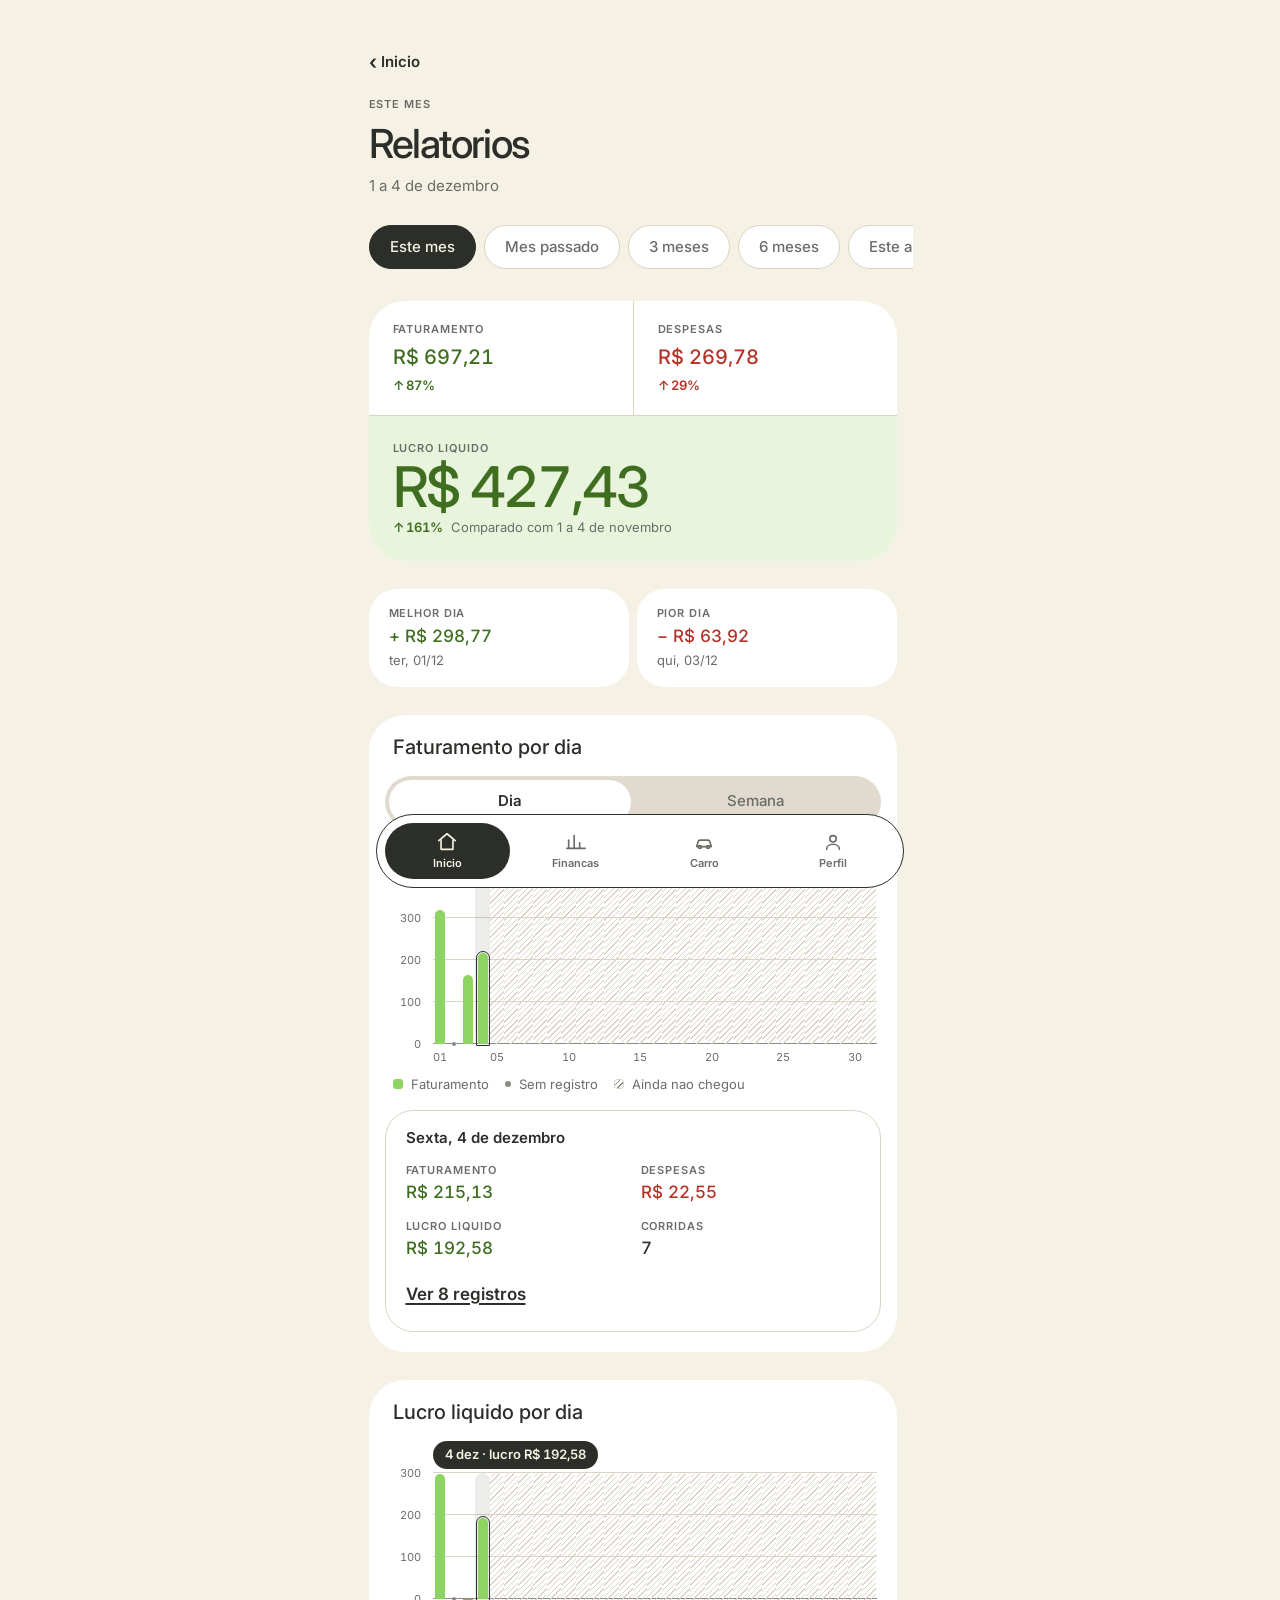
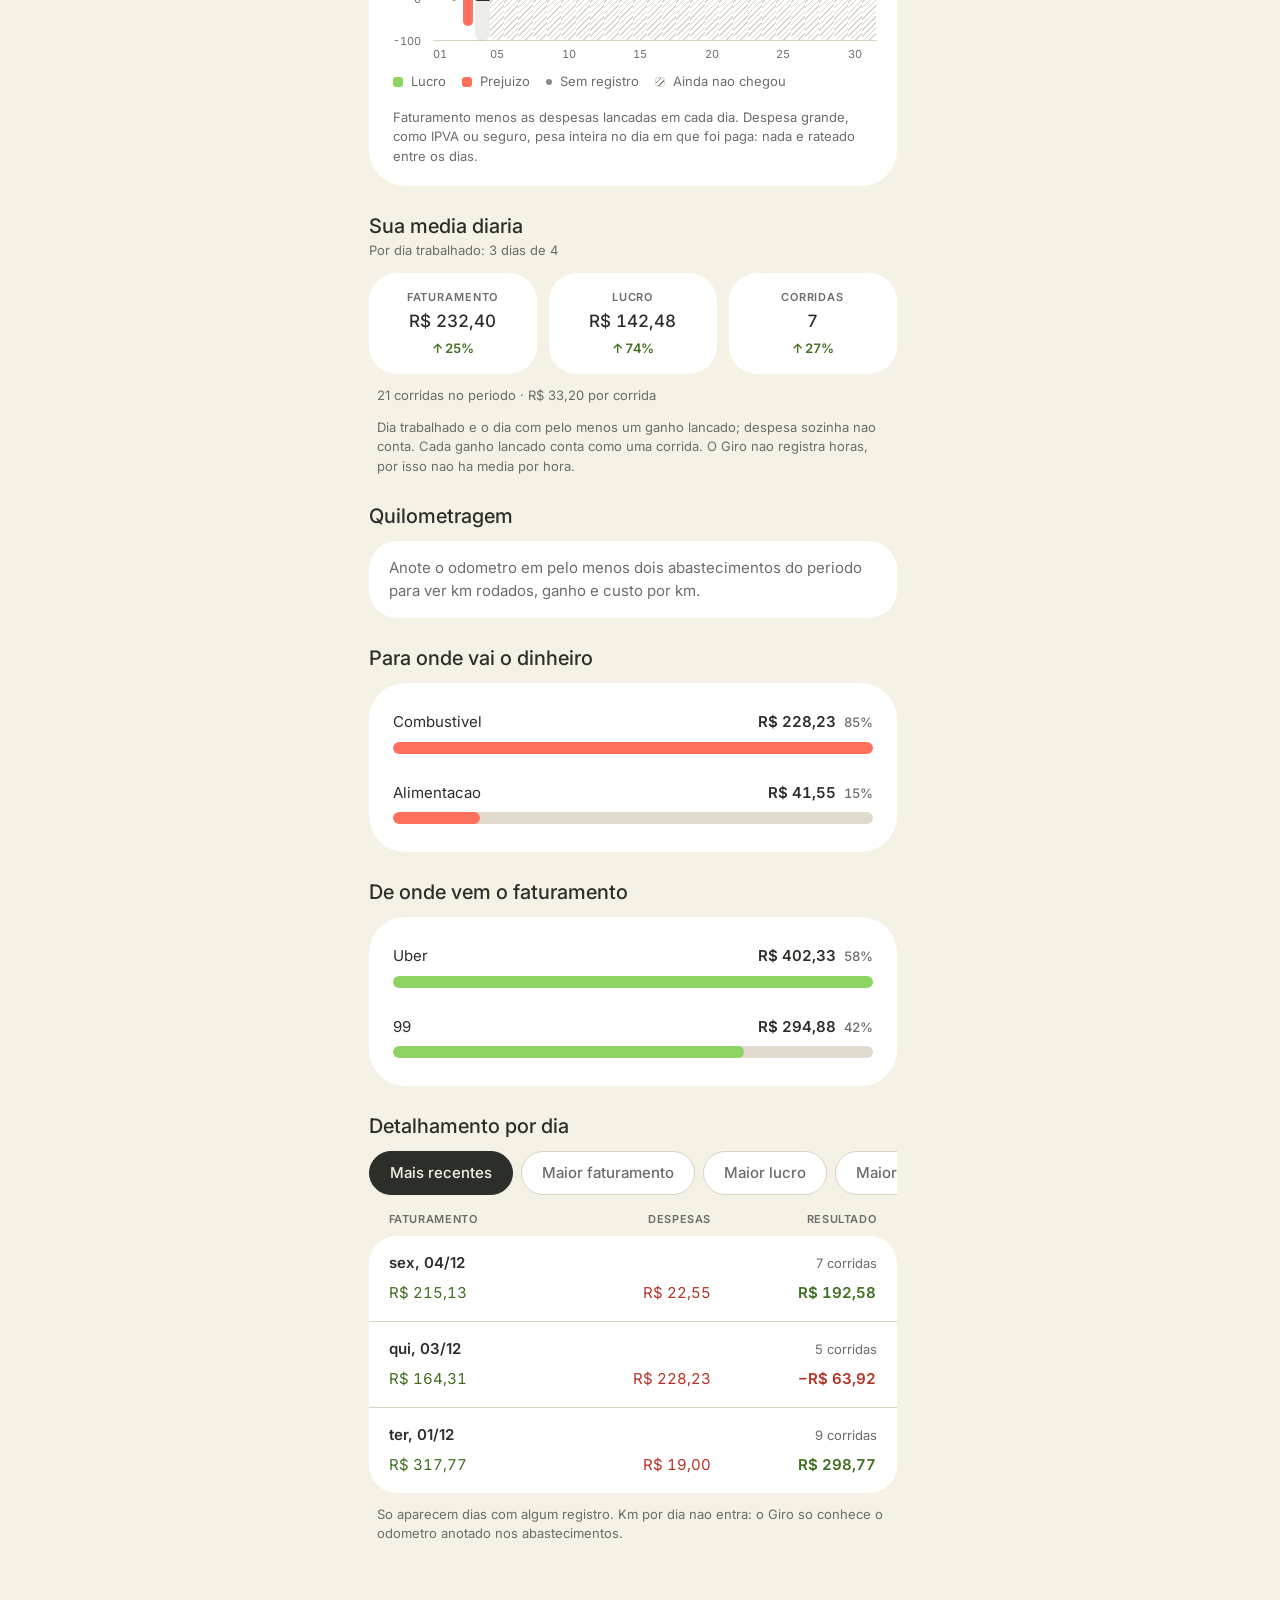
<file: testes/previa.html>
<!DOCTYPE html>
<html lang="pt-BR">
<head>
  <meta charset="utf-8">
  <meta name="viewport" content="width=device-width, initial-scale=1, viewport-fit=cover">
  <meta name="color-scheme" content="light dark">
  <title>Giro - previa dos Relatorios</title>

  <!--
    Previa da tela de Relatorios com dados de exemplo, sem login.

      python -m http.server 8765        (na pasta do projeto)
      http://localhost:8765/testes/previa.html
      ...?tema=escuro  ...?cenario=vazio|erro|um-dia|so-despesa|offline|lento

    O import map troca /src/dados.js por testes/dados-de-exemplo.js; todo
    o resto -- tela, graficos, contas e CSS -- e o codigo real do app.
    Fica fora do deploy (ver .vercelignore).
  -->

  <link rel="preconnect" href="https://fonts.googleapis.com">
  <link rel="preconnect" href="https://fonts.gstatic.com" crossorigin>
  <link rel="stylesheet"
        href="https://fonts.googleapis.com/css2?family=Inter:wght@400;500;600&display=swap">

  <script>
    var tema = new URLSearchParams(location.search).get('tema');
    if (tema) document.documentElement.setAttribute('data-tema', tema);
  </script>

  <link rel="stylesheet" href="/src/styles/tokens.css">
  <link rel="stylesheet" href="/src/styles/app.css">
  <link rel="stylesheet" href="/src/styles/componentes.css">

  <script type="importmap">
  {
    "imports": {
      "/src/dados.js": "/testes/dados-de-exemplo.js"
    }
  }
  </script>
</head>
<body>
  <div id="raiz">
    <div id="tela"></div>
    <!-- Copia estatica da barra de abas do router.js, so para conferir o visual. -->
    <nav class="abas" aria-label="Navegacao principal">
      <button type="button" class="aba" aria-current="true">
        <svg viewBox="0 0 24 24" fill="none" stroke="currentColor" stroke-width="1.8"
             stroke-linecap="round" stroke-linejoin="round" aria-hidden="true">
          <path d="M3 10.5 12 3l9 7.5"/><path d="M5.5 9.5V20h13V9.5"/></svg>
        <span>Inicio</span>
      </button>
      <button type="button" class="aba" aria-current="false">
        <svg viewBox="0 0 24 24" fill="none" stroke="currentColor" stroke-width="1.8"
             stroke-linecap="round" stroke-linejoin="round" aria-hidden="true">
          <path d="M4 19V10"/><path d="M10 19V5"/><path d="M16 19v-6"/><path d="M22 19H2"/></svg>
        <span>Financas</span>
      </button>
      <button type="button" class="aba" aria-current="false">
        <svg viewBox="0 0 24 24" fill="none" stroke="currentColor" stroke-width="1.8"
             stroke-linecap="round" stroke-linejoin="round" aria-hidden="true">
          <path d="M5 17h14M4 17l1.6-5.2A2 2 0 0 1 7.5 10h9a2 2 0 0 1 1.9 1.8L20 17"/>
          <circle cx="7.5" cy="17.5" r="1.6"/><circle cx="16.5" cy="17.5" r="1.6"/></svg>
        <span>Carro</span>
      </button>
      <button type="button" class="aba" aria-current="false">
        <svg viewBox="0 0 24 24" fill="none" stroke="currentColor" stroke-width="1.8"
             stroke-linecap="round" stroke-linejoin="round" aria-hidden="true">
          <circle cx="12" cy="8.5" r="3.5"/><path d="M5 20c0-3.3 3.1-5.5 7-5.5s7 2.2 7 5.5"/></svg>
        <span>Perfil</span>
      </button>
    </nav>
  </div>

  <script type="module">
    import { telaRelatorios } from '/src/telas/relatorios.js';
    telaRelatorios(document.querySelector('#tela'), {
      ir: (destino) => console.log('[previa] ir para', destino),
    });
  </script>
</body>
</html>
</file>
<file: src/styles/tokens.css>
/* =====================================================================
   Giro - identidade visual
   Linguagem MindMarket: papel creme, tipo grande, raios generosos,
   nenhuma sombra. Cor com parcimonia.

   Um unico lugar para cor, espaco, tipografia e raio. Nenhum valor
   bruto (#hex, px solto) deve aparecer fora deste arquivo.
   ===================================================================== */

:root {
  /* --- Papel -------------------------------------------------------
     O canvas e creme, nunca branco. O branco e a superficie elevada:
     a diferenca de tom entre os dois e o que cria profundidade neste
     sistema, no lugar de sombra. */
  --papel:       #f5f1e4;   /* canvas da pagina */
  --papel-alto:  #ffffff;   /* cards, barra de abas, campos */
  --papel-fundo: #e0dbce;   /* superficie recuada */

  /* --- Tinta -------------------------------------------------------
     Quase-preto quente. Le mais macio que #000 sobre creme, e e o que
     a referencia usa para texto, icones e bordas. */
  --ink:   #2c2e2a;
  --ink-2: #6b6d69;   /* secundario. O #80827f da referencia da 3,43
                         sobre creme e reprova em texto pequeno; este
                         da 4,63 e passa. */
  --ink-3: #8a8b85;   /* placeholder e decoracao. Nunca texto que
                         precise ser lido. Escolhido pelo minimo de 3,0
                         sobre branco -- #9a9b96 dava 2,80 e reprovava. */

  --linha:       #2c2e2a;   /* borda estrutural: nav, chips, botao fantasma */
  --linha-suave: #d9d4c5;   /* divisoria interna de lista */

  /* --- Semantica financeira ----------------------------------------
     Aqui esta a unica divergencia grande da referencia, que trata
     verde/coral/amarelo como enfeite de ilustracao. Um app de dinheiro
     nao tem esse luxo: verde tem que significar entrou, vermelho saiu.

     Cada cor vem em duas formas, porque os tons vivos da referencia
     nao servem como texto:
       --x        tom escurecido, para TEXTO (>=4,5 sobre papel e card)
       --x-fill   tom vivo original, para PREENCHIMENTO
     Sobre qualquer -fill o texto e --ink, nunca branco: branco sobre
     o verde da 1,79 e sobre o coral da 2,72. */
  --entrada:      #3f6e20;
  --entrada-fill: #8ed462;
  --entrada-bg:   #e9f4dc;

  --saida:        #b53326;
  --saida-fill:   #ff705d;
  --saida-bg:     #fdeae6;

  --alerta:       #8a6410;
  --alerta-fill:  #f5e211;
  --alerta-bg:    #fdf6d9;

  --info-fill:    #2ba0ff;   /* so decorativo, como na referencia */

  /* Texto que vai sobre um -fill. Muda no tema escuro. */
  --sobre-fill: #2c2e2a;

  /* Veu atras de folha e confirmacao. Token proprio porque nao da para
     derivar de --ink: no tema escuro a tinta e clara, e o veu sairia
     branco em vez de escurecer o fundo. */
  --veu: rgb(44 46 42 / 0.55);

  /* --- Tipografia ---------------------------------------------------
     Inter em toda a escala, de 11px a 56px -- a referencia e explicita
     em nao misturar familias. O carater vem do tamanho e do tracking
     negativo, nao de uma segunda fonte.

     A referencia chega a 140px. Isso e desktop editorial; numa tela de
     390px nao cabe. O espirito (tipo grande e confiante) fica, a
     medida e reescalada. */
  --fonte: 'Inter', -apple-system, BlinkMacSystemFont, 'Segoe UI', Roboto,
           'Helvetica Neue', Arial, sans-serif;

  --t-micro: 0.6875rem;  /* 11px - selos */
  --t-xs:    0.8125rem;  /* 13px - detalhe de lista */
  --t-sm:    0.9375rem;  /* 15px - body-sm da referencia */
  --t-base:  1.0625rem;  /* 17px - corpo */
  --t-lg:    1.25rem;    /* 20px - subheading */
  --t-xl:    1.875rem;   /* 30px - heading-sm */
  --t-2xl:   2.5rem;     /* 40px - titulo de tela */
  --t-3xl:   3.5rem;     /* 56px - o numero do "Sobrou" */

  --peso-normal: 400;
  --peso-medio:  500;
  --peso-forte:  600;

  /* Tracking: aperta conforme o tipo cresce, como na referencia. */
  --tr-xl:  -0.02em;
  --tr-2xl: -0.04em;
  --tr-3xl: -0.05em;

  --lh-justo:  0.95;   /* display */
  --lh-corpo:  1.5;

  /* --- Espaco (multiplos de 4px) ------------------------------------ */
  --e-1: 0.25rem;
  --e-2: 0.5rem;
  --e-3: 0.75rem;
  --e-4: 1rem;
  --e-5: 1.25rem;
  --e-6: 1.5rem;
  --e-7: 1.75rem;
  --e-8: 2rem;
  --e-10: 2.5rem;
  --e-12: 3rem;

  /* Respiro entre secoes. A referencia usa 80-120px no desktop; no
     celular isso empurraria tudo para fora da tela. 28px da o ar sem
     custar uma rolagem inteira. */
  --respiro: var(--e-7);

  /* --- Raio ---------------------------------------------------------
     A referencia pede 50px em cards. Os dela tem 600-700px de largura;
     um card de 100px de altura com 50px de raio vira um estadio e come
     o conteudo. Entao: pilula total onde a altura permite, raio grande
     porem contido nos cards. Nada abaixo de 10px. */
  --r-pill:  999px;   /* botoes, chips, selos, barra de abas */
  --r-card:  36px;    /* placar, cards grandes, folha */
  --r-media: 28px;    /* listas, cartoes de checklist */
  --r-campo: 20px;    /* campos de formulario */
  --r-min:   10px;    /* micro-elementos */

  /* --- Medidas de layout --------------------------------------------
     --toque e o alvo minimo de dedo. 52px porque o app e usado com o
     carro parado mas com pressa, as vezes sem olhar direito. */
  --toque:   52px;
  --barra:   66px;
  --largura: 560px;
  --gutter:  var(--e-4);

  --transicao: 160ms cubic-bezier(0.4, 0, 0.2, 1);
}

/* =====================================================================
   Papel noturno

   A referencia e light-only e nao cobre isto -- a variante e derivada.
   Existe porque motorista de aplicativo trabalha de madrugada, e uma
   tela creme brilhante as 23h dentro do carro machuca a vista.

   Nao e o mesmo sistema invertido: e papel queimado, marrom-escuro
   quente, para nao perder a sensacao de impresso. E aqui os tons VIVOS
   da referencia viram texto -- o mesmo #8ed462 que preenche botao no
   claro da 9,72 de contraste sobre o papel escuro.
   ===================================================================== */

@media (prefers-color-scheme: dark) {
  :root:not([data-tema="claro"]) {
    --papel:       #1c1a16;
    --papel-alto:  #272420;
    --papel-fundo: #322e28;

    --ink:   #f0ece0;
    --ink-2: #b0aaa0;
    --ink-3: #85807a;

    --linha:       #7a7064;
    --linha-suave: #3b3630;

    --entrada:      #8ed462;
    --entrada-fill: #8ed462;
    --entrada-bg:   #24301a;

    --saida:        #ff8f80;
    --saida-fill:   #ff705d;
    --saida-bg:     #33201c;

    --alerta:       #f5d76e;
    --alerta-fill:  #f5e211;
    --alerta-bg:    #302a14;

    --sobre-fill: #1c1a16;
    --veu: rgb(8 7 5 / 0.72);
  }
}

:root[data-tema="escuro"] {
  --papel:       #1c1a16;
  --papel-alto:  #272420;
  --papel-fundo: #322e28;

  --ink:   #f0ece0;
  --ink-2: #b0aaa0;
  --ink-3: #85807a;

  --linha:       #7a7064;
  --linha-suave: #3b3630;

  --entrada:      #8ed462;
  --entrada-fill: #8ed462;
  --entrada-bg:   #24301a;

  --saida:        #ff8f80;
  --saida-fill:   #ff705d;
  --saida-bg:     #33201c;

  --alerta:       #f5d76e;
  --alerta-fill:  #f5e211;
  --alerta-bg:    #302a14;

  --sobre-fill: #1c1a16;
  --veu: rgb(8 7 5 / 0.72);
}
</file>
<file: src/styles/app.css>
/* =====================================================================
   Giro - base e componentes de formulario
   ===================================================================== */

*, *::before, *::after { box-sizing: border-box; }

* { margin: 0; }

html {
  -webkit-text-size-adjust: 100%;
  /* Evita o "pulo" de layout quando uma tela tem scroll e outra nao. */
  scrollbar-gutter: stable;
}

body {
  font-family: var(--fonte);
  font-size: var(--t-base);
  font-weight: var(--peso-normal);
  line-height: var(--lh-corpo);
  color: var(--ink);
  background: var(--papel);
  min-height: 100dvh;
  -webkit-font-smoothing: antialiased;
  /* O app usa gestos proprios; o "puxar para atualizar" do navegador
     atrapalharia a rolagem das listas. */
  overscroll-behavior-y: none;
}

input, button, textarea, select { font: inherit; color: inherit; }
button { cursor: pointer; }

/* Numeros de dinheiro alinhados coluna a coluna. */
.num { font-variant-numeric: tabular-nums; }

/* Visivel so para leitor de tela. */
.sr {
  position: absolute; width: 1px; height: 1px;
  padding: 0; margin: -1px; overflow: hidden;
  clip-path: inset(50%); white-space: nowrap;
}

/* Foco: sempre visivel, nunca removido. Acessibilidade nao e opcional.
   Sem cor de marca no sistema, o anel e a propria tinta -- 12:1 sobre
   o papel, mais visivel que qualquer acento cromatico seria. */
:focus-visible {
  outline: 2px solid var(--ink);
  outline-offset: 2px;
  border-radius: var(--r-min);
}

@media (prefers-reduced-motion: reduce) {
  *, *::before, *::after {
    animation-duration: 0.01ms !important;
    transition-duration: 0.01ms !important;
  }
}


/* ---------------------------------------------------------------------
   Layout
   --------------------------------------------------------------------- */

.app {
  max-width: var(--largura);
  margin-inline: auto;
  padding-inline: var(--gutter);
  /* Espaco para a barra de abas flutuante + area segura do iPhone. */
  padding-bottom: calc(var(--barra) + env(safe-area-inset-bottom) + var(--e-10));
}

/* O respiro maior entre blocos e o que da o ar editorial da referencia.
   No desktop ela usa 80-120px; aqui 28px, que arejam sem custar uma
   rolagem inteira de tela. */
.pilha       { display: grid; gap: var(--respiro); }
.pilha-sm    { display: grid; gap: var(--e-3); }
.linha       { display: flex; align-items: center; gap: var(--e-3); }
.linha-entre { display: flex; align-items: center; justify-content: space-between; gap: var(--e-3); }


/* ---------------------------------------------------------------------
   Tipografia
   --------------------------------------------------------------------- */

h1 {
  font-size: var(--t-2xl);
  font-weight: var(--peso-medio);
  letter-spacing: var(--tr-2xl);
  line-height: var(--lh-justo);
}

h2 {
  font-size: var(--t-lg);
  font-weight: var(--peso-medio);
  line-height: 1.25;
}

h3 { font-size: var(--t-base); font-weight: var(--peso-forte); }

.rotulo {
  font-size: var(--t-micro);
  font-weight: var(--peso-forte);
  text-transform: uppercase;
  letter-spacing: 0.08em;
  color: var(--ink-2);
}

.apoio { font-size: var(--t-sm); color: var(--ink-2); }

code {
  font-family: ui-monospace, 'SF Mono', Menlo, Consolas, monospace;
  font-size: 0.9em;
  padding: 0.1em 0.35em;
  background: var(--papel-fundo);
  border-radius: var(--r-min);
}


/* ---------------------------------------------------------------------
   Botoes

   A referencia nao tem cor de CTA: os botoes dela sao pilulas claras com
   texto escuro. Num app cheio de formularios isso deixaria "salvar"
   indistinguivel de "cancelar", entao o botao principal usa o
   tratamento neutro mais forte que existe no sistema -- tinta cheia.
   Continua sem cor cromatica, e ganha a hierarquia que o app precisa.
   --------------------------------------------------------------------- */

.btn {
  display: inline-flex;
  align-items: center;
  justify-content: center;
  gap: var(--e-2);
  min-height: var(--toque);
  padding: 0 var(--e-6);
  border: 1.5px solid transparent;
  border-radius: var(--r-pill);
  font-size: var(--t-sm);
  font-weight: var(--peso-medio);
  text-decoration: none;
  transition: background var(--transicao), border-color var(--transicao),
              transform var(--transicao), opacity var(--transicao);
}

.btn:active:not(:disabled) { transform: scale(0.97); }

.btn:disabled {
  opacity: 0.45;
  cursor: not-allowed;
}

.btn-principal {
  background: var(--ink);
  color: var(--papel);
}
.btn-principal:hover:not(:disabled) { opacity: 0.88; }

.btn-secundario {
  background: var(--papel-alto);
  border-color: var(--linha);
  color: var(--ink);
}
.btn-secundario:hover:not(:disabled) { background: var(--papel-fundo); }

.btn-texto {
  background: none;
  /* Sem isto fica a borda padrao do <button>: um retangulo cinza em
     volta de algo que deveria parecer link. */
  border: none;
  color: var(--ink);
  min-height: auto;
  padding: var(--e-2);
  font-weight: var(--peso-forte);
  /* A referencia da a afordancia de link por sublinhado, nao por cor. */
  text-decoration: underline;
  text-decoration-thickness: 1.5px;
  text-underline-offset: 3px;
}
.btn-texto:hover:not(:disabled) { color: var(--ink-2); }

.btn-bloco { width: 100%; }


/* ---------------------------------------------------------------------
   Formularios
   --------------------------------------------------------------------- */

.campo { display: grid; gap: var(--e-2); }

.campo > label {
  font-size: var(--t-sm);
  font-weight: var(--peso-forte);
  color: var(--ink);
}

.entrada {
  width: 100%;
  min-height: var(--toque);
  padding: var(--e-3) var(--e-5);
  background: var(--papel-alto);
  border: 1.5px solid var(--linha-suave);
  border-radius: var(--r-campo);
  /* 17px tambem impede o zoom automatico do Safari ao focar um campo. */
  font-size: var(--t-base);
  transition: border-color var(--transicao), box-shadow var(--transicao);
}

.entrada::placeholder { color: var(--ink-3); }

.entrada:focus {
  outline: none;
  border-color: var(--ink);
  box-shadow: 0 0 0 3px color-mix(in srgb, var(--ink) 14%, transparent);
}

.entrada[aria-invalid="true"] { border-color: var(--saida); }

.erro-campo {
  font-size: var(--t-sm);
  color: var(--saida);
}


/* ---------------------------------------------------------------------
   Cartao

   Branco sobre creme, sem sombra e sem borda. A diferenca de tom entre
   as duas superficies e o que marca a elevacao -- e assim que a
   referencia resolve profundidade, e o resultado parece impresso em vez
   de flutuando.
   --------------------------------------------------------------------- */

.cartao {
  background: var(--papel-alto);
  border-radius: var(--r-card);
  padding: var(--e-6);
}


/* ---------------------------------------------------------------------
   Tela de autenticacao
   --------------------------------------------------------------------- */

.auth {
  min-height: 100dvh;
  display: grid;
  place-items: center;
  padding: var(--e-6) var(--gutter);
}

.auth-caixa {
  width: 100%;
  max-width: 420px;
  display: grid;
  gap: var(--e-8);
}

.auth-marca {
  display: grid;
  gap: var(--e-3);
  justify-items: center;
  text-align: center;
}

/* Repete o icone do app, nas mesmas cores: tinta de fundo, simbolo
   verde. E o unico lugar onde o verde aparece sem significar dinheiro,
   e nao ha nenhum valor financeiro nesta tela para confundir. */
.auth-logo {
  width: 76px;
  height: 76px;
  display: grid;
  place-items: center;
  background: var(--ink);
  color: var(--entrada-fill);
  border-radius: var(--r-card);
}
.auth-logo svg { width: 46px; height: 46px; }

.auth-troca {
  text-align: center;
  font-size: var(--t-sm);
  color: var(--ink-2);
}


/* ---------------------------------------------------------------------
   Avisos (erro, sucesso, informacao)
   --------------------------------------------------------------------- */

.aviso {
  display: flex;
  gap: var(--e-3);
  padding: var(--e-4) var(--e-5);
  border-radius: var(--r-media);
  font-size: var(--t-sm);
  line-height: 1.45;
}

.aviso-erro    { background: var(--saida-bg);   color: var(--saida);   }
.aviso-ok      { background: var(--entrada-bg); color: var(--entrada); }
.aviso-atencao { background: var(--alerta-bg);  color: var(--alerta);  }


/* ---------------------------------------------------------------------
   Toast - confirmacao curta apos salvar
   --------------------------------------------------------------------- */

.toast-area {
  position: fixed;
  left: 50%;
  bottom: calc(var(--barra) + env(safe-area-inset-bottom) + var(--e-5));
  transform: translateX(-50%);
  display: grid;
  gap: var(--e-2);
  width: min(calc(100% - var(--e-8)), 420px);
  z-index: 60;
  pointer-events: none;
}

.toast {
  display: flex;
  align-items: center;
  gap: var(--e-3);
  padding: var(--e-4) var(--e-5);
  border-radius: var(--r-pill);
  background: var(--ink);
  color: var(--papel);
  font-size: var(--t-sm);
  font-weight: var(--peso-medio);
  animation: sobe 200ms cubic-bezier(0.2, 0, 0, 1);
}

/* Texto escuro sobre os tons vivos: branco sobre o verde da 1,79 e
   sobre o coral da 2,72, ambos ilegiveis. */
.toast-ok  { background: var(--entrada-fill); color: var(--sobre-fill); }
.toast-err { background: var(--saida-fill);   color: var(--sobre-fill); }

@keyframes sobe {
  from { opacity: 0; transform: translateY(12px); }
  to   { opacity: 1; transform: translateY(0); }
}


/* ---------------------------------------------------------------------
   Carregando
   --------------------------------------------------------------------- */

.girando {
  width: 18px;
  height: 18px;
  border: 2px solid currentColor;
  border-top-color: transparent;
  border-radius: 50%;
  animation: gira 700ms linear infinite;
}

@keyframes gira { to { transform: rotate(360deg); } }

.tela-carregando {
  min-height: 100dvh;
  display: grid;
  place-items: center;
  color: var(--ink-3);
}


/* ---------------------------------------------------------------------
   Estado vazio
   --------------------------------------------------------------------- */

.vazio {
  display: grid;
  gap: var(--e-4);
  justify-items: center;
  text-align: center;
  padding: var(--e-10) var(--e-5);
  color: var(--ink-2);
}

.vazio strong { color: var(--ink); font-weight: var(--peso-medio); }

/* Formas geometricas planas, no espirito paper-cut da referencia, sem
   inventar um acervo de personagens que um app de registro rapido nao
   usaria. */
.vazio-arte {
  width: 96px;
  height: 96px;
}
</file>
<file: src/styles/componentes.css>
/* =====================================================================
   Giro - componentes do app
   (tokens.css define as variaveis; app.css tem base e formularios)

   Duas regras que valem para o arquivo inteiro:
   1. Nenhuma sombra. Elevacao e creme -> branco, como na referencia.
   2. Sobre qualquer -fill, o texto e --sobre-fill. Branco sobre o verde
      da 1,79 de contraste e sobre o coral da 2,72.
   ===================================================================== */

.cabecalho { padding-top: var(--e-8); }

.dupla {
  display: grid;
  grid-template-columns: 1fr 1fr;
  gap: var(--e-3);
}

/* --- Cores semanticas de valor --------------------------------------
   pos/neg em vez de entrada/saida para nao colidir com .entrada, que e
   a classe dos campos de formulario. */
.pos { color: var(--entrada); }
.neg { color: var(--saida); }


/* ---------------------------------------------------------------------
   Chips (filtro de periodo, escolha de categoria)
   --------------------------------------------------------------------- */

.chips {
  display: flex;
  gap: var(--e-2);
  overflow-x: auto;
  padding-bottom: var(--e-1);
  scrollbar-width: none;
  -webkit-overflow-scrolling: touch;
}
.chips::-webkit-scrollbar { display: none; }

.chip {
  flex: 0 0 auto;
  min-height: 44px;
  padding: 0 var(--e-5);
  background: var(--papel-alto);
  border: 1.5px solid var(--linha-suave);
  border-radius: var(--r-pill);
  font-size: var(--t-sm);
  font-weight: var(--peso-medio);
  color: var(--ink-2);
  white-space: nowrap;
  transition: background var(--transicao), border-color var(--transicao),
              color var(--transicao);
}

/* Selecionado vira tinta cheia. Sem cor de marca no sistema, a
   inversao de tom e o sinal mais forte disponivel -- e o mais legivel. */
.chip[aria-pressed="true"],
.chip[aria-checked="true"] {
  background: var(--ink);
  border-color: var(--ink);
  color: var(--papel);
}

/* Sangra ate a borda da tela para o ultimo chip nao parecer cortado. */
.chips-filtro {
  margin-inline: calc(var(--gutter) * -1);
  padding-inline: var(--gutter);
}


/* ---------------------------------------------------------------------
   Segmento (Tudo / Entradas / Saidas)
   --------------------------------------------------------------------- */

.segmento {
  display: grid;
  grid-auto-flow: column;
  grid-auto-columns: 1fr;
  gap: var(--e-1);
  padding: var(--e-1);
  background: var(--papel-fundo);
  border-radius: var(--r-pill);
}

.segmento button {
  min-height: 44px;
  border: none;
  border-radius: var(--r-pill);
  background: none;
  font-size: var(--t-sm);
  font-weight: var(--peso-medio);
  color: var(--ink-2);
  transition: background var(--transicao), color var(--transicao);
}

.segmento button[aria-selected="true"],
.segmento button[aria-checked="true"] {
  background: var(--papel-alto);
  color: var(--ink);
  font-weight: var(--peso-forte);
}


/* ---------------------------------------------------------------------
   Placar - o numero que o motorista abre o app para ver
   --------------------------------------------------------------------- */

.placar {
  background: var(--papel-alto);
  border-radius: var(--r-card);
  overflow: hidden;
}

.placar-topo {
  display: grid;
  grid-template-columns: 1fr 1fr;
}

.placar-lado {
  display: grid;
  align-content: start;   /* o lado com menos linhas nao desce para o meio */
  gap: var(--e-1);
  padding: var(--e-5) var(--e-6);
}
.placar-lado + .placar-lado { border-left: 1.5px solid var(--linha-suave); }

.placar-valor {
  font-size: var(--t-lg);
  font-weight: var(--peso-medio);
}

.placar-fundo {
  display: grid;
  gap: var(--e-1);
  padding: var(--e-6);
  border-top: 1.5px solid var(--linha-suave);
}
.placar-fundo.positivo { background: var(--entrada-bg); }
.placar-fundo.negativo { background: var(--saida-bg); }

/* O maior tipo do app, em 56px. E a resposta da pergunta que trouxe a
   pessoa a abrir o aplicativo, e a referencia constroi a autoridade
   dela justamente na escala do tipo. */
.placar-liquido {
  font-size: var(--t-3xl);
  font-weight: var(--peso-medio);
  letter-spacing: var(--tr-3xl);
  line-height: var(--lh-justo);
}
.placar-fundo.positivo .placar-liquido { color: var(--entrada); }
.placar-fundo.negativo .placar-liquido { color: var(--saida); }


/* ---------------------------------------------------------------------
   Metricas secundarias
   --------------------------------------------------------------------- */

.metricas {
  display: grid;
  grid-template-columns: repeat(3, 1fr);
  gap: var(--e-2);
}

.metrica {
  display: grid;
  gap: var(--e-1);
  padding: var(--e-4) var(--e-2);
  background: var(--papel-alto);
  border-radius: var(--r-media);
  text-align: center;
}
.metrica strong {
  font-size: var(--t-base);
  font-weight: var(--peso-medio);
}


/* ---------------------------------------------------------------------
   Acoes rapidas
   --------------------------------------------------------------------- */

.acoes {
  display: grid;
  grid-auto-flow: column;
  grid-auto-columns: 1fr;
  gap: var(--e-3);
}

.acao { min-height: 58px; }
.acao-sinal { font-size: var(--t-lg); font-weight: var(--peso-forte); }

/* Com tres botoes o texto encolhe, mas a altura de toque se mantem. */
.acoes-tres .acao {
  font-size: var(--t-xs);
  padding-inline: var(--e-2);
}

.btn-entrada { background: var(--entrada-fill); color: var(--sobre-fill); }
.btn-entrada:hover:not(:disabled) { filter: brightness(0.95); }

.btn-saida { background: var(--saida-fill); color: var(--sobre-fill); }
.btn-saida:hover:not(:disabled) { filter: brightness(0.95); }

.btn-perigo { background: var(--saida-fill); color: var(--sobre-fill); }
.btn-perigo:hover:not(:disabled) { filter: brightness(0.95); }

.btn-texto-perigo { color: var(--saida); width: 100%; }


/* ---------------------------------------------------------------------
   Listas de lancamento
   --------------------------------------------------------------------- */

.lista {
  list-style: none;
  padding: 0;
  display: grid;
  background: var(--papel-alto);
  border-radius: var(--r-media);
  overflow: hidden;
}

.lista-item {
  display: flex;
  align-items: center;
  gap: var(--e-4);
  width: 100%;
  padding: var(--e-4) var(--e-5);
  min-height: var(--toque);
  background: var(--papel-alto);
  text-align: left;
}

/* Divisoria so entre itens: sem sobra na primeira e na ultima linha. */
.lista > li + li .lista-item,
.lista > .lista-item + .lista-item { border-top: 1.5px solid var(--linha-suave); }

.lista-item-toque {
  border: none;
  transition: background var(--transicao);
}
.lista-item-toque:hover { background: var(--papel-fundo); }
.lista-item-toque:active { background: var(--papel-fundo); }

.ponto {
  flex: 0 0 auto;
  width: 10px;
  height: 10px;
  border-radius: 50%;
}
.ponto.pos { background: var(--entrada-fill); }
.ponto.neg { background: var(--saida-fill); }

.lista-texto {
  flex: 1 1 auto;
  display: grid;
  min-width: 0;
}
.lista-texto strong {
  font-size: var(--t-sm);
  font-weight: var(--peso-medio);
}
.lista-texto .apoio {
  font-size: var(--t-xs);
  white-space: nowrap;
  overflow: hidden;
  text-overflow: ellipsis;
}

/* Lancamento que ainda nao subiu: continua visivel e legivel, mas com
   menos peso, e nao abre para edicao -- editar algo que so existe no
   aparelho daria a impressao de que ja esta salvo no servidor. */
.lista-item.pendente { opacity: 0.62; }
.lista-item.pendente .ponto {
  background: none;
  border: 2px dashed var(--ink-3);
  width: 12px;
  height: 12px;
}
.lista-item.pendente:disabled { cursor: default; }

.lista-valor {
  flex: 0 0 auto;
  font-size: var(--t-sm);
  font-weight: var(--peso-forte);
  white-space: nowrap;
}


/* --- Agrupamento por dia --------------------------------------------- */

.grupo { display: grid; gap: var(--e-3); }

.grupo-topo {
  display: flex;
  align-items: baseline;
  justify-content: space-between;
  gap: var(--e-3);
  padding-inline: var(--e-4);
}
.grupo-topo h2 {
  font-size: var(--t-sm);
  font-weight: var(--peso-forte);
  text-transform: capitalize;
}

.resumo-faixa {
  display: grid;
  grid-template-columns: repeat(3, 1fr);
  gap: var(--e-2);
  padding: var(--e-5);
  background: var(--papel-alto);
  border-radius: var(--r-media);
}
.resumo-faixa > div { display: grid; gap: var(--e-1); }
.resumo-faixa strong {
  font-size: var(--t-sm);
  font-weight: var(--peso-forte);
}


/* ---------------------------------------------------------------------
   Barra de abas

   A pilula flutuante e a assinatura da referencia: em vez de um rodape
   retangular colado na borda, uma unica pastilha branca sobre o creme,
   com margem em volta e contorno de tinta. A elevacao vem do contraste
   de superficie e da borda, nunca de sombra.
   --------------------------------------------------------------------- */

.abas {
  position: fixed;
  left: 50%;
  transform: translateX(-50%);
  bottom: calc(var(--e-3) + env(safe-area-inset-bottom));
  z-index: 50;
  display: grid;
  grid-auto-flow: column;
  grid-auto-columns: 1fr;
  gap: var(--e-1);
  width: calc(100% - var(--e-8));
  max-width: calc(var(--largura) - var(--e-8));
  padding: var(--e-2);
  background: var(--papel-alto);
  border: 1.5px solid var(--linha);
  border-radius: var(--r-pill);
}

.aba {
  display: grid;
  justify-items: center;
  gap: 2px;
  padding: var(--e-2) 0;
  min-height: 50px;
  border: none;
  border-radius: var(--r-pill);
  background: none;
  font-size: var(--t-micro);
  font-weight: var(--peso-forte);
  color: var(--ink-2);
  transition: background var(--transicao), color var(--transicao);
}

.aba svg { width: 22px; height: 22px; }

/* Ativa vira tinta cheia. O verde da referencia nao serve aqui: como
   texto ou icone sobre branco, ele da 1,79 e some. */
.aba[aria-current="true"] {
  background: var(--ink);
  color: var(--papel);
}


/* ---------------------------------------------------------------------
   Folha (bottom sheet)
   --------------------------------------------------------------------- */

.sheet {
  width: min(100%, var(--largura));
  max-width: 100%;
  max-height: 92dvh;
  margin: auto auto 0;          /* cola no rodape */
  padding: 0;
  border: none;
  border-radius: var(--r-card) var(--r-card) 0 0;
  background: var(--papel-alto);
  color: var(--ink);
  animation: sheet-sobe 240ms cubic-bezier(0.2, 0, 0, 1);
  overflow: hidden;
}

.sheet::backdrop {
  background: var(--veu);
  animation: aparece 240ms ease;
}

.sheet.saindo { animation: sheet-desce 160ms ease forwards; }

@keyframes sheet-sobe  { from { transform: translateY(100%); } }
@keyframes sheet-desce { to   { transform: translateY(100%); opacity: 0; } }
@keyframes aparece     { from { opacity: 0; } }

.sheet-topo {
  display: grid;
  gap: var(--e-3);
  padding: var(--e-3) var(--e-6) var(--e-4);
  border-bottom: 1.5px solid var(--linha-suave);
}

.sheet-puxador {
  width: 40px;
  height: 4px;
  margin-inline: auto;
  border-radius: var(--r-pill);
  background: var(--linha-suave);
}

.sheet-fechar {
  width: 40px;
  height: 40px;
  border: none;
  border-radius: 50%;
  background: var(--papel-fundo);
  font-size: var(--t-lg);
  line-height: 1;
  color: var(--ink);
}

.sheet-corpo {
  padding: var(--e-6);
  padding-bottom: calc(var(--e-6) + env(safe-area-inset-bottom));
  overflow-y: auto;
  max-height: calc(92dvh - 96px);
  display: grid;
  gap: var(--e-5);
}
/* Dentro da folha o respiro de 28px seria exagero: o formulario precisa
   caber sem rolagem sempre que possivel. */
.sheet-corpo > .pilha { gap: var(--e-5); }


/* ---------------------------------------------------------------------
   Campo de valor - o elemento mais usado do app
   --------------------------------------------------------------------- */

.valor-campo {
  display: flex;
  align-items: center;
  gap: var(--e-3);
  padding: var(--e-4) var(--e-6);
  background: var(--papel-fundo);
  border: 2px solid transparent;
  border-radius: var(--r-card);
  transition: border-color var(--transicao);
}
.valor-campo:focus-within { border-color: var(--ink); }

.valor-moeda {
  font-size: var(--t-lg);
  font-weight: var(--peso-medio);
  color: var(--ink-2);
}

.valor-entrada {
  flex: 1 1 auto;
  min-width: 0;
  width: 100%;
  border: none;
  background: none;
  font-size: var(--t-3xl);
  font-weight: var(--peso-medio);
  letter-spacing: var(--tr-3xl);
  line-height: var(--lh-justo);
  padding: 0;
}
.valor-entrada:focus { outline: none; }
.valor-entrada::placeholder { color: var(--ink-3); }


/* --- Detalhes recolhidos --------------------------------------------- */

.mais summary {
  cursor: pointer;
  padding: var(--e-3) 0;
  font-size: var(--t-sm);
  font-weight: var(--peso-forte);
  color: var(--ink);
  list-style: none;
  text-decoration: underline;
  text-decoration-thickness: 1.5px;
  text-underline-offset: 3px;
}
.mais summary::-webkit-details-marker { display: none; }
.mais summary::before { content: "+ "; text-decoration: none; }
.mais[open] summary::before { content: "\2212 "; }


/* ---------------------------------------------------------------------
   Confirmacao
   --------------------------------------------------------------------- */

.confirma {
  width: min(calc(100% - var(--e-8)), 400px);
  padding: var(--e-6);
  border: none;
  border-radius: var(--r-card);
  background: var(--papel-alto);
  color: var(--ink);
}
.confirma::backdrop { background: var(--veu); }

.confirma-botoes {
  display: grid;
  grid-template-columns: 1fr 1fr;
  gap: var(--e-3);
}


/* ---------------------------------------------------------------------
   Esqueleto de carregamento
   --------------------------------------------------------------------- */

.carregando-bloco {
  height: 104px;
  border-radius: var(--r-media);
  background: linear-gradient(90deg,
    var(--papel-fundo) 25%,
    var(--papel-alto) 50%,
    var(--papel-fundo) 75%);
  background-size: 200% 100%;
  animation: brilha 1.4s ease-in-out infinite;
}

@keyframes brilha {
  from { background-position: 200% 0; }
  to   { background-position: -200% 0; }
}


/* ---------------------------------------------------------------------
   Combustivel
   --------------------------------------------------------------------- */

.faixa-consumo {
  display: grid;
  grid-template-columns: 1fr 1fr;
  gap: var(--e-4);
  padding: var(--e-6);
  background: var(--papel-fundo);
  border-radius: var(--r-card);
}
.faixa-consumo > div { display: grid; gap: var(--e-1); }
.faixa-consumo strong {
  font-size: var(--t-xl);
  font-weight: var(--peso-medio);
  letter-spacing: var(--tr-xl);
}

.nota-premissa {
  font-size: var(--t-xs);
  padding-inline: var(--e-4);
  margin-top: calc(var(--e-4) * -1);
}

.linha-nota {
  display: flex;
  justify-content: space-between;
  gap: var(--e-3);
  padding: var(--e-4) var(--e-5);
  background: var(--papel-alto);
  border-radius: var(--r-pill);
}

/* Abre o total de gastos nas suas partes maiores. Fica discreto: e
   contexto do numero de cima, nao um numero novo. */
.reparticao {
  display: flex;
  flex-wrap: wrap;
  justify-content: center;
  gap: var(--e-2);
  font-size: var(--t-xs);
  padding-inline: var(--e-2);
}
.reparticao strong { color: var(--ink); font-weight: var(--peso-forte); }


/* --- Previa do comprovante ------------------------------------------- */

.foto-previa {
  display: grid;
  gap: var(--e-3);
  padding: var(--e-3);
  background: var(--papel-fundo);
  border-radius: var(--r-card);
}

.foto-previa img {
  width: 100%;
  max-height: 260px;
  object-fit: contain;
  border-radius: var(--r-media);
  background: var(--papel);
}

.foto-info {
  display: flex;
  align-items: center;
  justify-content: space-between;
  gap: var(--e-3);
  padding-inline: var(--e-2);
}
.foto-info .apoio {
  font-size: var(--t-xs);
  overflow: hidden;
  text-overflow: ellipsis;
  white-space: nowrap;
}
.foto-info .btn-texto { width: auto; flex: 0 0 auto; }


/* ---------------------------------------------------------------------
   Manutencao
   --------------------------------------------------------------------- */

.selo {
  flex: 0 0 auto;
  padding: 4px var(--e-3);
  border-radius: var(--r-pill);
  font-size: var(--t-micro);
  font-weight: var(--peso-forte);
  text-transform: uppercase;
  letter-spacing: 0.06em;
  white-space: nowrap;
}

/* Os tons vivos preenchem o selo, com texto de tinta por cima. */
.selo-atrasada { background: var(--saida-fill);   color: var(--sobre-fill); }
.selo-proxima  { background: var(--alerta-fill);  color: var(--sobre-fill); }
.selo-ok       { background: var(--papel-fundo);  color: var(--ink-2); }

/* --- Alerta no Inicio ------------------------------------------------- */

.alerta-manut {
  display: flex;
  align-items: center;
  gap: var(--e-4);
  width: 100%;
  padding: var(--e-4) var(--e-5);
  min-height: var(--toque);
  background: var(--alerta-bg);
  border: 1.5px solid var(--alerta-fill);
  border-radius: var(--r-media);
  text-align: left;
  transition: filter var(--transicao);
}
.alerta-manut:hover { filter: brightness(0.97); }
.alerta-manut:active { transform: scale(0.99); }

.alerta-manut.grave {
  background: var(--saida-bg);
  border-color: var(--saida-fill);
}

.alerta-texto {
  flex: 1 1 auto;
  display: grid;
  min-width: 0;
}
.alerta-texto strong {
  font-size: var(--t-sm);
  font-weight: var(--peso-forte);
}
.alerta-texto .apoio {
  font-size: var(--t-xs);
  white-space: nowrap;
  overflow: hidden;
  text-overflow: ellipsis;
}

.alerta-seta {
  flex: 0 0 auto;
  font-size: var(--t-lg);
  color: var(--ink-3);
  line-height: 1;
}


/* --- Item agendado ----------------------------------------------------- */

/* O item tem duas acoes: abrir (area grande) e concluir (botao a
   direita). Separados para nao concluir sem querer ao tentar editar. */
.item-plano { padding: 0; gap: 0; }

/* Faixa colorida na lateral: deixa a lista legivel de relance, sem
   precisar ler o selo item por item. */
.item-plano.status-atrasada { box-shadow: inset 4px 0 0 var(--saida-fill); }
.item-plano.status-proxima  { box-shadow: inset 4px 0 0 var(--alerta-fill); }

.plano-toque {
  flex: 1 1 auto;
  display: flex;
  align-items: center;
  gap: var(--e-3);
  min-width: 0;
  padding: var(--e-4) var(--e-5);
  min-height: var(--toque);
  border: none;
  background: none;
  text-align: left;
  color: inherit;
  transition: background var(--transicao);
}
.plano-toque:hover { background: var(--papel-fundo); }

.btn-concluir {
  flex: 0 0 auto;
  align-self: stretch;
  padding-inline: var(--e-5);
  border: none;
  border-left: 1.5px solid var(--linha-suave);
  background: none;
  font-size: var(--t-xs);
  font-weight: var(--peso-forte);
  color: var(--entrada);
  transition: background var(--transicao);
}
.btn-concluir:hover { background: var(--entrada-bg); }

.vazio-curto { padding: var(--e-8) var(--e-5); }


/* ---------------------------------------------------------------------
   Checklists
   --------------------------------------------------------------------- */

.checklist {
  background: var(--papel-alto);
  border: 1.5px solid transparent;
  border-radius: var(--r-media);
  overflow: hidden;
  transition: border-color var(--transicao);
}
.checklist.completo { border-color: var(--entrada-fill); }

.checklist-topo { display: flex; align-items: stretch; }

.checklist-abrir {
  flex: 1 1 auto;
  display: flex;
  align-items: center;
  gap: var(--e-4);
  min-width: 0;
  padding: var(--e-4) var(--e-5);
  min-height: var(--toque);
  border: none;
  background: none;
  text-align: left;
  color: inherit;
  transition: background var(--transicao);
}
.checklist-abrir:hover { background: var(--papel-fundo); }

/* Contador que vira visto quando tudo esta conferido. */
.checklist-anel {
  flex: 0 0 auto;
  display: grid;
  place-items: center;
  width: 44px;
  height: 44px;
  border-radius: 50%;
  border: 2px solid var(--linha-suave);
  font-size: var(--t-xs);
  font-weight: var(--peso-forte);
  font-variant-numeric: tabular-nums;
  color: var(--ink-2);
  transition: background var(--transicao), border-color var(--transicao),
              color var(--transicao);
}
.checklist-anel.cheio {
  background: var(--entrada-fill);
  border-color: var(--entrada-fill);
  color: var(--sobre-fill);
  font-size: var(--t-base);
}

.checklist-itens {
  list-style: none;
  padding: 0;
  margin: 0;
  border-top: 1.5px solid var(--linha-suave);
}

.checklist-item {
  display: flex;
  align-items: center;
  gap: var(--e-4);
  padding: var(--e-3) var(--e-5);
  /* Alvo generoso: e marcado com o carro parado, mas com pressa. */
  min-height: var(--toque);
  cursor: pointer;
  transition: background var(--transicao);
}
.checklist-item:hover { background: var(--papel-fundo); }
.checklist-itens li + li .checklist-item { border-top: 1.5px solid var(--linha-suave); }

.checklist-item input[type="checkbox"] {
  flex: 0 0 auto;
  width: 24px;
  height: 24px;
  accent-color: var(--entrada);
  cursor: pointer;
}

.checklist-item span { font-size: var(--t-sm); }
.checklist-item input:checked + span {
  color: var(--ink-3);
  text-decoration: line-through;
}


/* --- Edicao de itens --------------------------------------------------- */

.item-edicao { display: flex; gap: var(--e-2); }
.item-edicao .entrada { flex: 1 1 auto; min-width: 0; }

.btn-remover {
  flex: 0 0 auto;
  width: var(--toque);
  border: 1.5px solid var(--linha-suave);
  border-radius: var(--r-campo);
  background: var(--papel-alto);
  font-size: var(--t-lg);
  line-height: 1;
  color: var(--ink-2);
  transition: background var(--transicao), color var(--transicao);
}
.btn-remover:hover { background: var(--saida-bg); color: var(--saida); }


/* ---------------------------------------------------------------------
   Relatorios
   --------------------------------------------------------------------- */

.btn-voltar {
  align-self: start;
  display: inline-flex;
  align-items: center;
  gap: var(--e-1);
  min-height: 44px;
  padding: 0 var(--e-2) 0 0;
  border: none;
  background: none;
  font-size: var(--t-sm);
  font-weight: var(--peso-forte);
  color: var(--ink);
}
.btn-voltar span { font-size: var(--t-lg); line-height: 1; }

.link-relatorios {
  display: flex;
  align-items: center;
  justify-content: space-between;
  gap: var(--e-3);
  width: 100%;
  padding: var(--e-5);
  min-height: var(--toque);
  background: var(--papel-alto);
  border-radius: var(--r-media);
  text-align: left;
  transition: background var(--transicao);
}
.link-relatorios:hover { background: var(--papel-fundo); }
.link-relatorios > span:first-child { display: grid; gap: 2px; }
.link-relatorios strong {
  font-size: var(--t-sm);
  font-weight: var(--peso-forte);
}
.link-relatorios .apoio { font-size: var(--t-xs); }


/* --- Barras horizontais ------------------------------------------------ */

.barras {
  display: grid;
  gap: var(--e-5);
  padding: var(--e-6);
  background: var(--papel-alto);
  border-radius: var(--r-card);
}

.barra-linha { display: grid; gap: var(--e-2); }

.barra-topo {
  display: flex;
  align-items: baseline;
  justify-content: space-between;
  gap: var(--e-3);
  font-size: var(--t-sm);
}
.barra-topo > span:last-child {
  font-weight: var(--peso-forte);
  white-space: nowrap;
}

.barra-pct {
  margin-left: var(--e-1);
  font-size: var(--t-xs);
  font-weight: var(--peso-medio);
  color: var(--ink-2);
}

.barra-trilho {
  height: 12px;
  border-radius: var(--r-pill);
  background: var(--papel-fundo);
  overflow: hidden;
}

.barra-preenche {
  display: block;
  height: 100%;
  border-radius: var(--r-pill);
  transition: width 320ms cubic-bezier(0.2, 0, 0, 1);
}
.barra-preenche.pos { background: var(--entrada-fill); }
.barra-preenche.neg { background: var(--saida-fill); }


/* Categoria tocavel: abre os registros que formam a barra. */
.barra-toque {
  width: 100%;
  padding: var(--e-1) 0;
  border: none;
  background: none;
  color: inherit;
  text-align: left;
}
.barra-toque:hover .barra-trilho { background: var(--linha-suave); }


/* --- Estado do relatorio ----------------------------------------------- */

/* Troca de filtro: o conteudo anterior fica esmaecido ate o novo chegar,
   em vez de sumir e deixar a tela piscando. */
.atualizando {
  opacity: 0.5;
  pointer-events: none;
  transition: opacity var(--transicao);
}

.carregando-alto { height: 240px; }

.nota {
  font-size: var(--t-xs);
  color: var(--ink-2);
  padding-inline: var(--e-2);
}

/* Mensagem no lugar de um bloco que nao tem dado para mostrar. */
.nota-caixa {
  padding: var(--e-4) var(--e-5);
  background: var(--papel-alto);
  border-radius: var(--r-media);
  font-size: var(--t-sm);
  color: var(--ink-2);
}

.notas {
  display: grid;
  gap: var(--e-1);
  margin-top: calc(var(--e-4) * -1);
  padding: 0 var(--e-2);
  list-style: none;
  font-size: var(--t-xs);
  color: var(--ink-2);
}

.apagado { color: var(--ink-2); }

.titulo-com-apoio { display: grid; gap: 2px; }
.titulo-com-apoio .apoio { font-size: var(--t-xs); }


/* --- Variacao contra o periodo anterior -------------------------------- */

.variacao {
  display: inline-flex;
  align-items: baseline;
  justify-content: inherit;
  gap: 2px;
  font-size: var(--t-xs);
  font-weight: var(--peso-forte);
  font-variant-numeric: tabular-nums;
  white-space: nowrap;
}
.variacao.pos    { color: var(--entrada); }
.variacao.neg    { color: var(--saida); }
.variacao.neutra { color: var(--ink-2); }

.metrica .variacao { justify-content: center; }

.placar-nota {
  font-size: var(--t-xs);
  color: var(--ink-2);
}

.placar-comparacao {
  display: flex;
  flex-wrap: wrap;
  align-items: baseline;
  gap: var(--e-1) var(--e-2);
  font-size: var(--t-xs);
  color: var(--ink-2);
}


/* --- Melhor e pior dia --------------------------------------------------- */

.destaques {
  display: grid;
  grid-template-columns: 1fr 1fr;
  gap: var(--e-2);
}
.destaques-um { grid-template-columns: 1fr; }

.destaque {
  display: grid;
  gap: 2px;
  min-height: var(--toque);
  padding: var(--e-4) var(--e-5);
  border: none;
  border-radius: var(--r-media);
  background: var(--papel-alto);
  color: inherit;
  text-align: left;
  transition: background var(--transicao);
}
.destaque:hover { background: var(--papel-fundo); }
.destaque strong {
  font-size: var(--t-base);
  font-weight: var(--peso-medio);
}
.destaque .apoio { font-size: var(--t-xs); }


/* ---------------------------------------------------------------------
   Graficos de barras (ui/grafico.js)

   Cada coluna e um botao que ocupa a altura inteira: o alvo de toque e
   a coluna, nao a barra, que pode ter 2px num dia fraco. A dica fica
   numa faixa propria acima do grafico, para nunca cobrir as barras
   vizinhas.
   --------------------------------------------------------------------- */

.cartao-grafico {
  display: grid;
  gap: var(--e-4);
  padding: var(--e-5) var(--e-4);
}
.cartao-grafico > h2,
.cartao-grafico > .nota { padding-inline: var(--e-2); }

.graf {
  --graf-altura: 168px;
  --graf-dica: 32px;
  display: grid;
  gap: var(--e-3);
}

.graf-corpo {
  display: grid;
  grid-template-columns: auto minmax(0, 1fr);
  gap: var(--e-2);
}

.graf-eixo {
  min-width: 2.25rem;
  padding-top: var(--graf-dica);
}
.graf-eixo-area {
  position: relative;
  height: var(--graf-altura);
}
.graf-eixo span {
  position: absolute;
  right: 0;
  bottom: var(--y);
  transform: translateY(50%);
  font-size: var(--t-micro);
  font-variant-numeric: tabular-nums;
  line-height: 1;
  white-space: nowrap;
  color: var(--ink-2);
}

/* O respiro lateral e area de corte do overflow: sem ele, o "01" do
   primeiro dia (mais largo que a coluna de 8px) sai cortado. */
.graf-janela {
  padding-inline: var(--e-1);
  overflow-x: auto;
  overscroll-behavior-x: contain;
  scrollbar-width: none;
}
.graf-janela::-webkit-scrollbar { display: none; }

.graf-trilho {
  position: relative;
  min-width: calc(var(--n) * var(--col));
}

.graf-dica-faixa {
  position: relative;
  height: var(--graf-dica);
}

/* Tinta cheia, como o toast: o par de maior contraste nos dois temas. */
.graf-dica {
  position: absolute;
  top: 0;
  left: 0;
  padding: var(--e-1) var(--e-3);
  border-radius: var(--r-pill);
  background: var(--ink);
  color: var(--papel);
  font-size: var(--t-xs);
  font-weight: var(--peso-forte);
  font-variant-numeric: tabular-nums;
  white-space: nowrap;
  pointer-events: none;
}

.graf-area {
  position: relative;
  height: var(--graf-altura);
}

.graf-grade span {
  position: absolute;
  left: 0;
  right: 0;
  bottom: var(--y);
  border-top: 1px solid var(--linha-suave);
}
.graf-grade span.zero { border-top: 1.5px solid var(--ink-3); }

.graf-colunas {
  position: absolute;
  inset: 0;
  display: grid;
  grid-template-columns: repeat(var(--n), minmax(0, 1fr));
}

/* Cabendo na tela, o arrasto horizontal e nosso (percorre as barras);
   rolando de lado, e do navegador. */
.graf:not(.rolavel) .graf-colunas { touch-action: pan-y; }

.graf-col {
  position: relative;
  min-width: 0;
  padding: 0;
  border: none;
  border-radius: var(--r-min);
  background: none;
  transition: background var(--transicao);
}
.graf-col.sel { background: color-mix(in srgb, var(--ink) 9%, transparent); }
.graf-col:focus-visible { outline-offset: -2px; }

/* Futuro: hachurado, para nao parecer um dia vazio que ja passou. */
.graf-col[data-estado="futuro"] {
  background: repeating-linear-gradient(
    135deg, transparent 0 3px, var(--linha-suave) 3px 4px);
}

.graf-barra {
  position: absolute;
  left: 50%;
  bottom: 0;
  width: min(70%, 28px);
  height: var(--h);
  min-height: 2px;
  transform: translateX(-50%);
  border-radius: var(--r-pill) var(--r-pill) 0 0;
  background: var(--entrada-fill);
}
.graf-col.sel .graf-barra {
  outline: 1.5px solid var(--ink);
  outline-offset: 1px;
}

.graf-lucro .graf-barra { bottom: var(--z); }
.graf-lucro .graf-barra.neg {
  top: calc(100% - var(--z));
  bottom: auto;
  border-radius: 0 0 var(--r-pill) var(--r-pill);
  background: var(--saida-fill);
}

/* Resultado exatamente zero: um traco neutro sobre a linha. */
.graf-lucro .graf-barra.zero {
  height: 2px;
  min-height: 0;
  bottom: calc(var(--z) - 1px);
  border-radius: 0;
  background: var(--ink-2);
}

/* Barra que passa da escala: termina reta, com a marca de corte de
   eixo quebrado. O valor inteiro aparece no toque. */
.graf-lucro .graf-barra.cortada { border-radius: 0; }
.graf-barra.cortada::after {
  content: "";
  position: absolute;
  left: -3px;
  right: -3px;
  bottom: 7px;
  height: 3px;
  background: var(--papel-alto);
  transform: skewY(-24deg);
}

/* Sem registro: um ponto na base, nao uma barra de zero. */
.graf-marca {
  position: absolute;
  left: 50%;
  bottom: 0;
  width: 4px;
  height: 4px;
  border-radius: 50%;
  transform: translate(-50%, 50%);
  background: var(--ink-3);
}
.graf-lucro .graf-marca { bottom: var(--z); }
.graf-col[data-estado="sem-ganho"] .graf-marca { background: var(--saida-fill); }

.graf-x {
  display: grid;
  grid-template-columns: repeat(var(--n), minmax(0, 1fr));
  padding-top: var(--e-2);
}
.graf-x span {
  display: flex;
  justify-content: center;
  font-size: var(--t-micro);
  font-variant-numeric: tabular-nums;
  line-height: 1;
  white-space: nowrap;
  color: var(--ink-2);
}

.graf-legenda {
  display: flex;
  flex-wrap: wrap;
  gap: var(--e-2) var(--e-4);
  padding-inline: var(--e-2);
  font-size: var(--t-xs);
  color: var(--ink-2);
}
.graf-legenda span {
  display: inline-flex;
  align-items: center;
  gap: var(--e-2);
}

.leg {
  flex: 0 0 auto;
  width: 10px;
  height: 10px;
  border-radius: 3px;
}
.leg-pos { background: var(--entrada-fill); }
.leg-neg { background: var(--saida-fill); }
.leg-zero { height: 2px; border-radius: 0; background: var(--ink-2); }
.leg-vazio,
.leg-so-gasto { width: 6px; height: 6px; border-radius: 50%; background: var(--ink-3); }
.leg-so-gasto { background: var(--saida-fill); }
.leg-futuro {
  background: repeating-linear-gradient(
    135deg, transparent 0 3px, var(--ink-3) 3px 4px);
  border: 1px solid var(--linha-suave);
}
.leg-cortada {
  position: relative;
  background: var(--saida-fill);
  border-radius: 0;
}
.leg-cortada::after {
  content: "";
  position: absolute;
  inset: 4px -2px auto;
  height: 2px;
  background: var(--papel-alto);
  transform: skewY(-24deg);
}


/* --- Painel do dia selecionado ------------------------------------------ */

.painel-dia {
  display: grid;
  gap: var(--e-3);
  padding: var(--e-4) var(--e-5);
  border: 1.5px solid var(--linha-suave);
  border-radius: var(--r-media);
}

.painel-topo {
  display: flex;
  align-items: center;
  justify-content: space-between;
  gap: var(--e-3);
}

.painel-titulo {
  font-size: var(--t-sm);
  font-weight: var(--peso-forte);
}

.numeros {
  display: grid;
  grid-template-columns: 1fr 1fr;
  gap: var(--e-3) var(--e-4);
}
.numeros > div { display: grid; gap: 2px; }
.numeros dd {
  margin: 0;
  font-size: var(--t-base);
  font-weight: var(--peso-medio);
}
.numeros dd .apoio { font-size: var(--t-xs); font-weight: var(--peso-normal); }

.painel-mais { justify-self: start; padding-inline: 0; }

/* Dentro da folha (que ja e papel-alto), lista e resumo descem para o
   papel: senao viram uma superficie so, sem borda entre o card e a folha. */
.registros .lista,
.registros .lista-item,
.registros .resumo-faixa { background: var(--papel); }


/* --- Detalhamento por dia ------------------------------------------------ */

.tabela-dias { display: grid; gap: var(--e-2); }

/* Cabecalho e linhas dividem a mesma grade de tres colunas, para os
   valores ficarem um embaixo do outro. */
.tabela-cabeca,
.linha-dia-nums {
  display: grid;
  grid-template-columns: repeat(3, 1fr);
  gap: var(--e-2);
}

.tabela-cabeca {
  padding-inline: var(--e-5);
  font-size: var(--t-micro);
  font-weight: var(--peso-forte);
  text-transform: uppercase;
  letter-spacing: 0.06em;
  color: var(--ink-2);
}
.tabela-cabeca span:not(:first-child),
.linha-dia-nums > :not(:first-child) { text-align: right; }

.linha-dia {
  display: grid;
  gap: var(--e-2);
  align-items: stretch;
}

.linha-dia-topo {
  display: flex;
  align-items: baseline;
  justify-content: space-between;
  gap: var(--e-3);
}
.linha-dia-topo strong {
  font-size: var(--t-sm);
  font-weight: var(--peso-forte);
}
.linha-dia-topo .apoio { font-size: var(--t-xs); }

.linha-dia-nums {
  font-size: var(--t-sm);
  white-space: nowrap;
}
.linha-dia-nums strong { font-weight: var(--peso-forte); }


/* ---------------------------------------------------------------------
   Telas maiores: o celular e a prioridade, mas o app nao pode parecer
   abandonado num monitor.
   --------------------------------------------------------------------- */

@media (min-width: 600px) {
  .sheet {
    border-radius: var(--r-card);
    margin-bottom: auto;
  }
  .metricas { gap: var(--e-3); }
  .cabecalho { padding-top: var(--e-10); }
}
</file>
